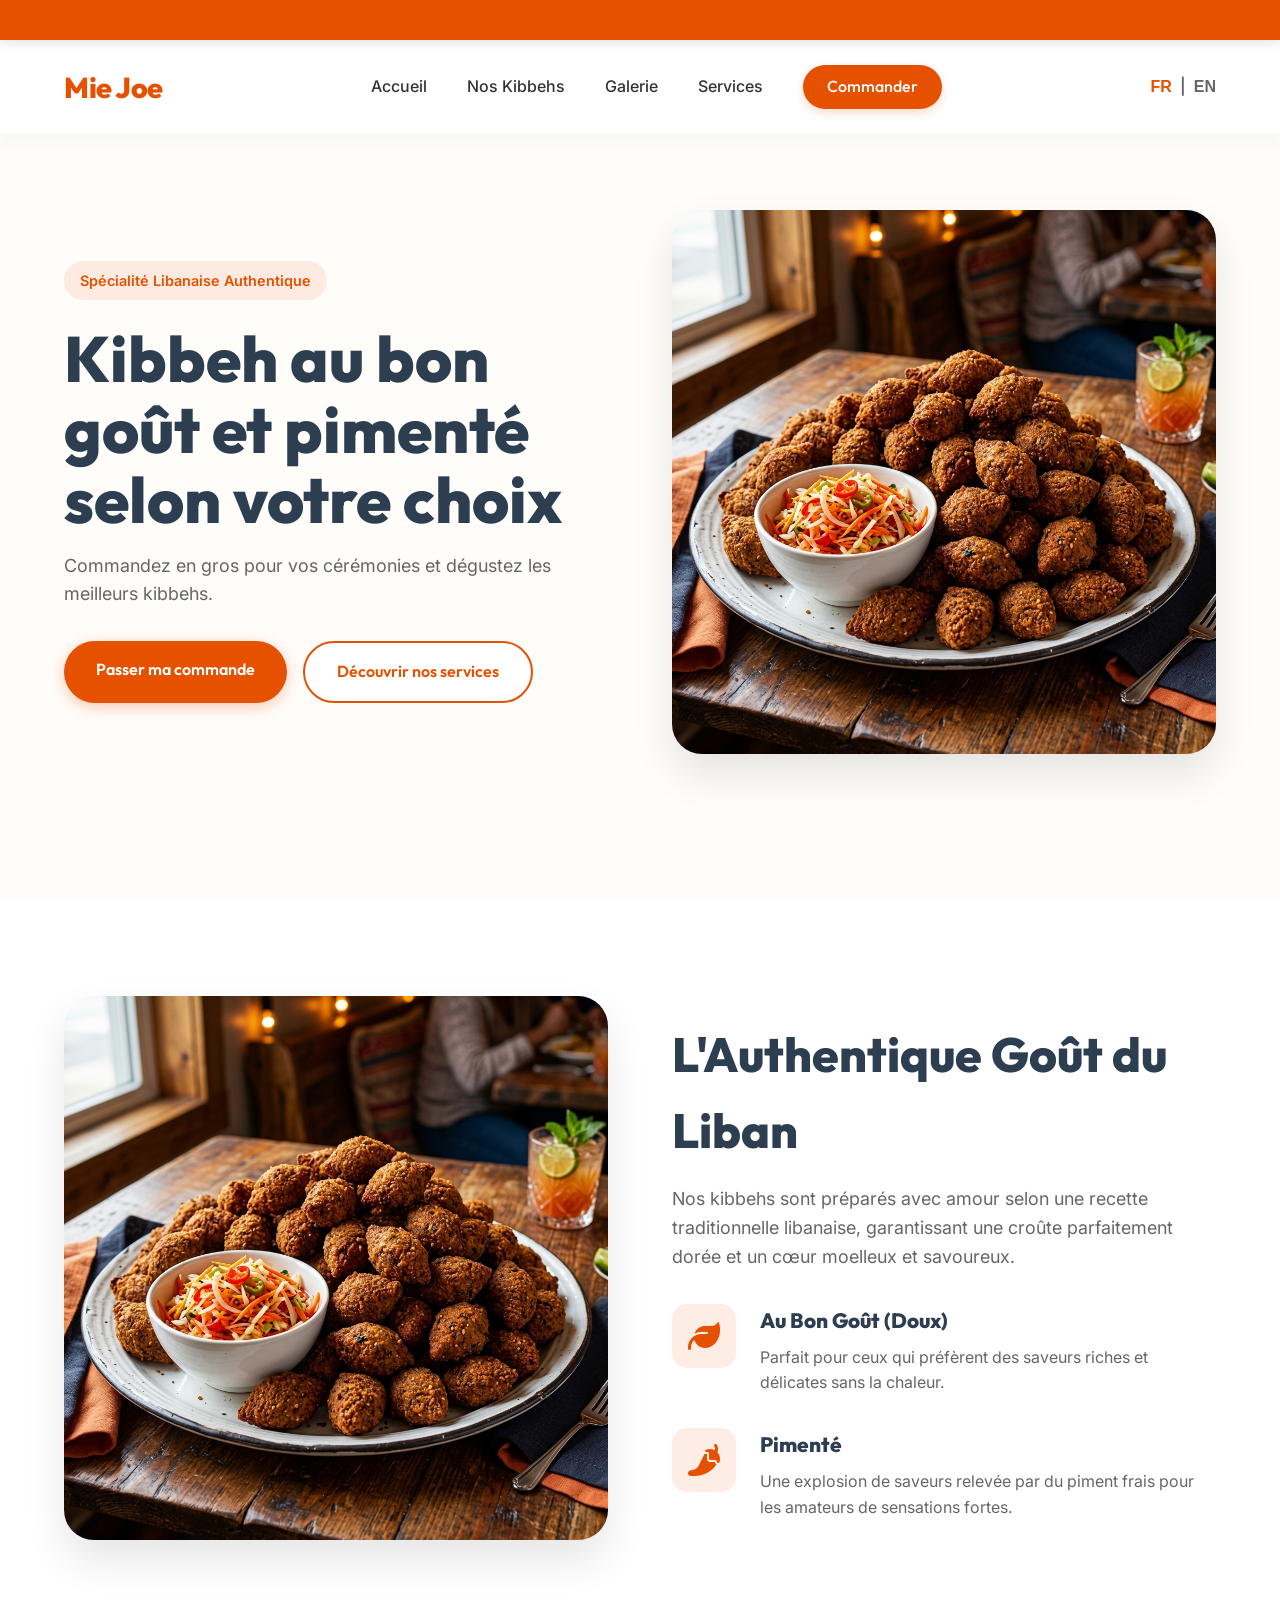
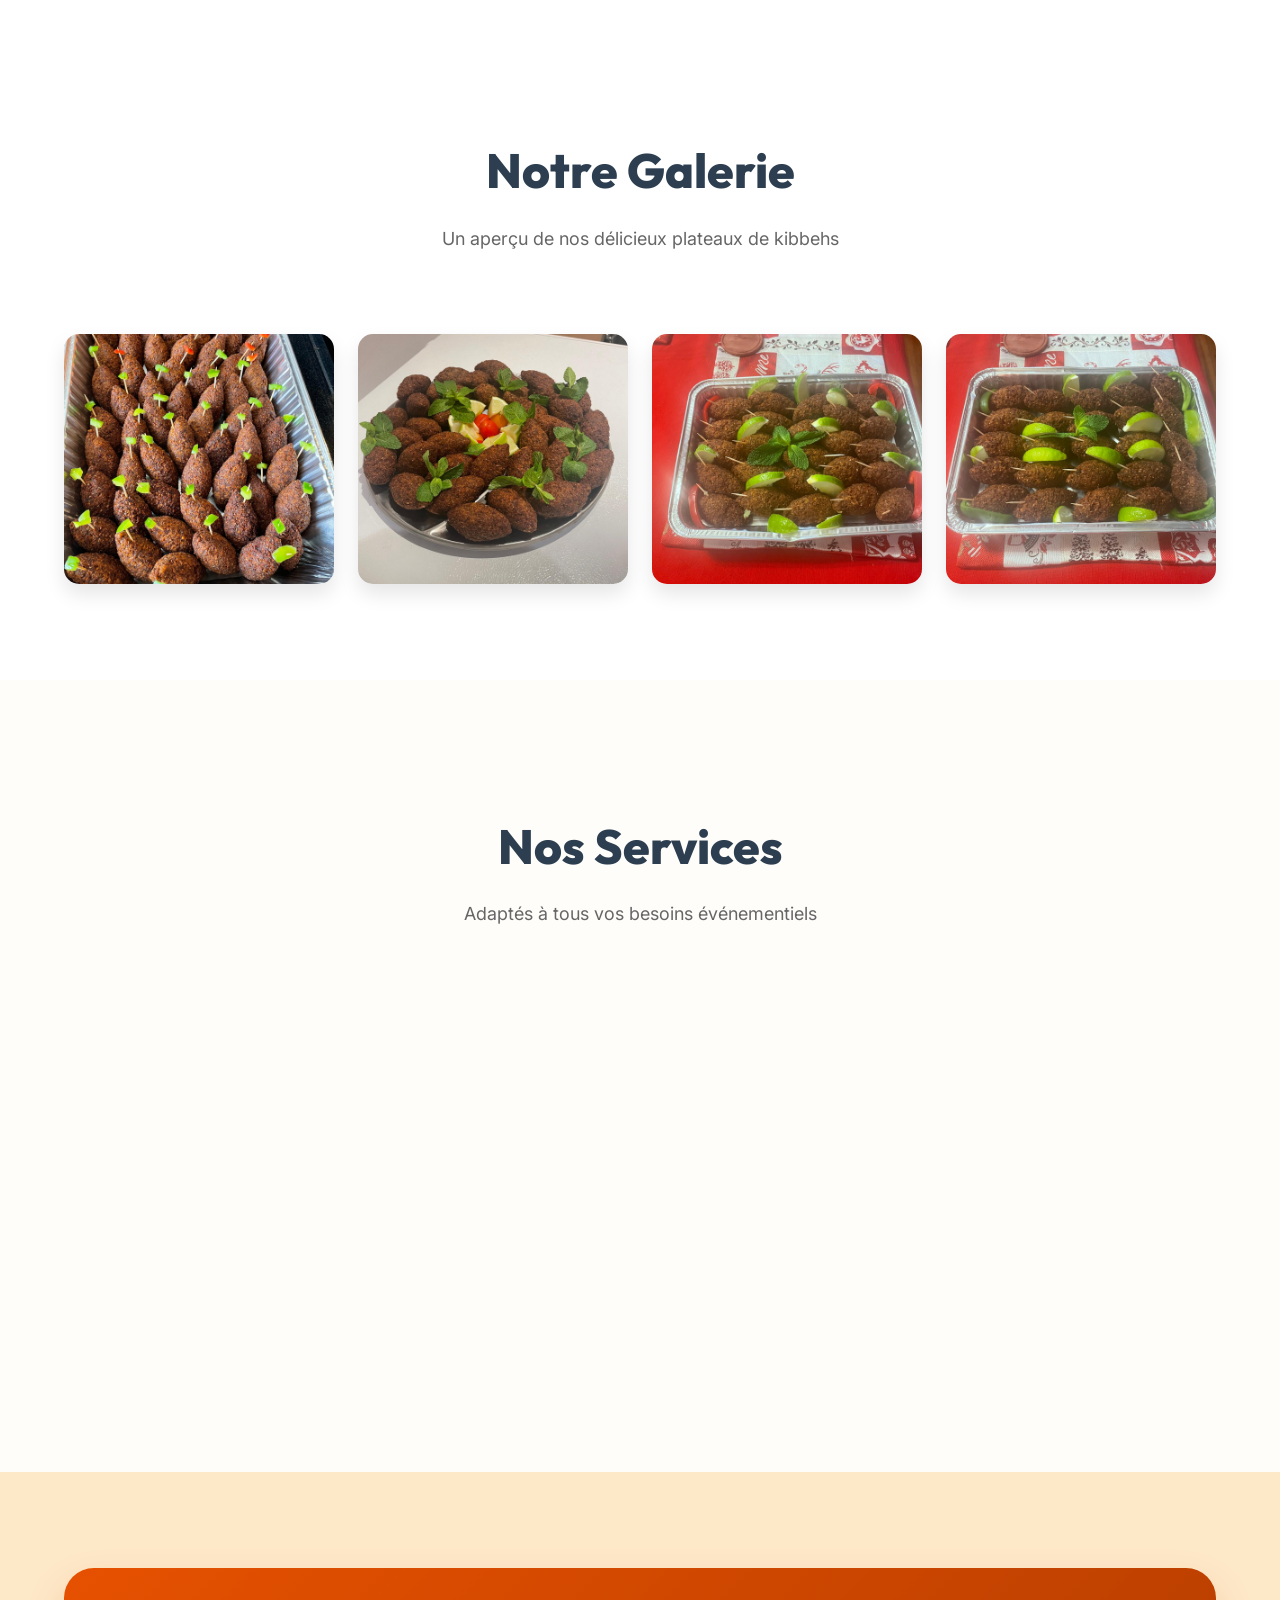
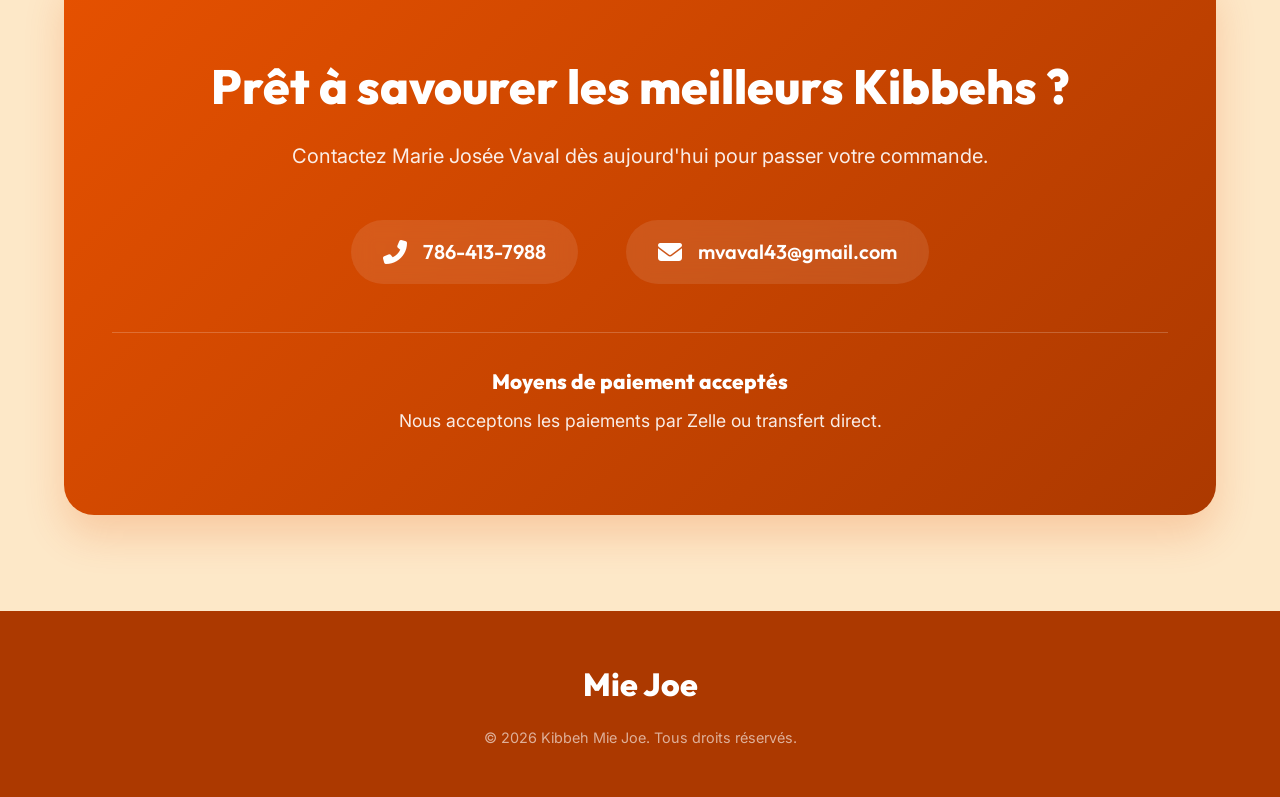
<file: index.html>
<!DOCTYPE html>
<html lang="fr">
<head>
    <meta charset="UTF-8">
    <meta name="viewport" content="width=device-width, initial-scale=1.0">
    <title>Kibbeh Mie Joe - L'Authentique Saveur Libanaise</title>
    <meta name="description" content="Commandez les meilleurs Kibbehs de la région chez Mie Joe. Commandes en gros disponibles.">
    <link rel="stylesheet" href="styles.css?v=2">
    <link href="https://fonts.googleapis.com/css2?family=Outfit:wght@400;600;800&family=Inter:wght@400;500&display=swap" rel="stylesheet">
    <link rel="stylesheet" href="https://cdnjs.cloudflare.com/ajax/libs/font-awesome/6.4.0/css/all.min.css">
</head>
<body>
    <nav class="navbar">
        <div class="logo">Mie Joe</div>
        <ul class="nav-links">
            <li><a href="#home" data-i18n="nav_home">Accueil</a></li>
            <li><a href="#about" data-i18n="nav_about">Nos Kibbehs</a></li>
            <li><a href="#gallery" data-i18n="nav_gallery">Galerie</a></li>
            <li><a href="#services" data-i18n="nav_services">Services</a></li>
            <li><a href="#contact" class="btn-primary-small" data-i18n="nav_order">Commander</a></li>
        </ul>
        <div class="nav-actions">
            <div class="lang-toggle">
                <button id="lang-fr" class="active">FR</button>
                <span>|</span>
                <button id="lang-en">EN</button>
            </div>
            <button class="hamburger" aria-label="Menu">
                <i class="fas fa-bars"></i>
            </button>
        </div>
    </nav>
    
    <!-- Barre défilante -->
    <div class="ticker-wrap">
        <div class="ticker">
            <div class="ticker__item">✨ Un prix spécial est réservé pour les cérémonies : Mariages, Baptêmes, Anniversaires ✨</div>
            <div class="ticker__item">✨ Un prix spécial est réservé pour les cérémonies : Mariages, Baptêmes, Anniversaires ✨</div>
            <div class="ticker__item">✨ Un prix spécial est réservé pour les cérémonies : Mariages, Baptêmes, Anniversaires ✨</div>
            <div class="ticker__item">✨ Un prix spécial est réservé pour les cérémonies : Mariages, Baptêmes, Anniversaires ✨</div>
        </div>
    </div>

    <header id="home" class="hero">
        <div class="hero-content">
            <span class="badge" data-i18n="hero_badge">Spécialité Libanaise Authentique</span>
            <h1 data-i18n="hero_title">Kibbeh au bon goût et pimenté selon votre choix</h1>
            <p data-i18n="hero_desc">Commandez en gros pour vos cérémonies et dégustez les meilleurs kibbehs.</p>
            <div class="hero-buttons">
                <a href="#contact" class="btn-primary" data-i18n="hero_btn_order">Passer ma commande</a>
                <a href="#services" class="btn-secondary" data-i18n="hero_btn_services">Découvrir nos services</a>
            </div>
        </div>
        <div class="hero-image">
            <img src="assets/images/kibbey.png" alt="Kibbeh Mie Joe">
        </div>
    </header>

    <section id="about" class="about">
        <div class="about-grid">
            <div class="about-image">
                <img src="assets/images/kibbey.png" alt="Kibbeh délicieux">
            </div>
            <div class="about-text">
                <h2 data-i18n="about_title">L'Authentique Goût du Liban</h2>
                <p data-i18n="about_desc">Nos kibbehs sont préparés avec amour selon une recette traditionnelle libanaise, garantissant une croûte parfaitement dorée et un cœur moelleux et savoureux.</p>
                <div class="features">
                    <div class="feature-item">
                        <i class="fas fa-leaf"></i>
                        <div>
                            <h3 data-i18n="flavor_mild_title">Au Bon Goût (Doux)</h3>
                            <p data-i18n="flavor_mild_desc">Parfait pour ceux qui préfèrent des saveurs riches et délicates sans la chaleur.</p>
                        </div>
                    </div>
                    <div class="feature-item">
                        <i class="fas fa-pepper-hot"></i>
                        <div>
                            <h3 data-i18n="flavor_spicy_title">Pimenté</h3>
                            <p data-i18n="flavor_spicy_desc">Une explosion de saveurs relevée par du piment frais pour les amateurs de sensations fortes.</p>
                        </div>
                    </div>
                </div>
            </div>
        </div>
    </section>

    <section id="gallery" class="gallery fade-up">
        <h2 data-i18n="gallery_title" style="text-align: center;">Notre Galerie</h2>
        <p class="section-subtitle" data-i18n="gallery_subtitle">Un aperçu de nos délicieux plateaux de kibbehs</p>
        <div class="gallery-grid">
            <img class="gallery-img fade-up" src="assets/images/Kibbey-hero1.jpeg" alt="Kibbeh">
            <img class="gallery-img fade-up" src="assets/images/kibbey-hero2.jpeg" alt="Kibbeh">
            <img class="gallery-img fade-up" src="assets/images/kibbey-hero3.jpeg" alt="Kibbeh">
            <img class="gallery-img fade-up" src="assets/images/kibbey-hero4.jpeg" alt="Kibbeh">
        </div>
    </section>

    <section id="services" class="services">
        <h2 data-i18n="services_title">Nos Services</h2>
        <p class="section-subtitle" data-i18n="services_subtitle">Adaptés à tous vos besoins événementiels</p>
        <div class="services-container">
            <div class="service-card">
                <div class="icon-wrapper"><i class="fas fa-boxes"></i></div>
                <h3 data-i18n="srv_wholesale_title">Commandes en Gros</h3>
                <p data-i18n="srv_wholesale_desc">Idéal pour les réunions familiales, entreprises et grands rassemblements. Tarifs préférentiels pour les grandes quantités.</p>
            </div>
            <div class="service-card">
                <div class="icon-wrapper"><i class="fas fa-glass-cheers"></i></div>
                <h3 data-i18n="srv_ceremony_title">Spécial Cérémonies</h3>
                <p data-i18n="srv_ceremony_desc">Mariages, baptêmes, anniversaires... Ajoutez une touche d'authenticité à tous vos événements spéciaux.</p>
            </div>
        </div>
    </section>

    <section id="contact" class="cta-contact">
        <div class="cta-box">
            <h2 data-i18n="contact_title">Prêt à savourer les meilleurs Kibbehs ?</h2>
            <p data-i18n="contact_desc">Contactez Marie Josée Vaval dès aujourd'hui pour passer votre commande.</p>
            <div class="contact-info">
                <div class="contact-item">
                    <i class="fas fa-phone-alt"></i>
                    <a href="tel:786-413-7988">786-413-7988</a>
                </div>
                <div class="contact-item">
                    <i class="fas fa-envelope"></i>
                    <a href="mailto:mvaval43@gmail.com">mvaval43@gmail.com</a>
                </div>
            </div>
            <div class="payment-info" style="margin-top: 3rem; padding-top: 2rem; border-top: 1px solid rgba(255,255,255,0.2);">
                <h3 data-i18n="payment_title" style="font-size: 1.3rem; margin-bottom: 0.5rem; color: white;">Moyens de paiement acceptés</h3>
                <p data-i18n="payment_desc" style="margin-bottom: 0; font-size: 1.1rem; color: rgba(255,255,255,0.9);">Nous acceptons les paiements par Zelle ou transfert direct.</p>
            </div>
        </div>
    </section>

    <footer>
        <div class="footer-content">
            <div class="footer-logo">Mie Joe</div>
            <p>&copy; 2026 Kibbeh Mie Joe. <span data-i18n="footer_rights">Tous droits réservés.</span></p>
        </div>
    </footer>

    <script src="script.js?v=2"></script>
</body>
</html>
</file>
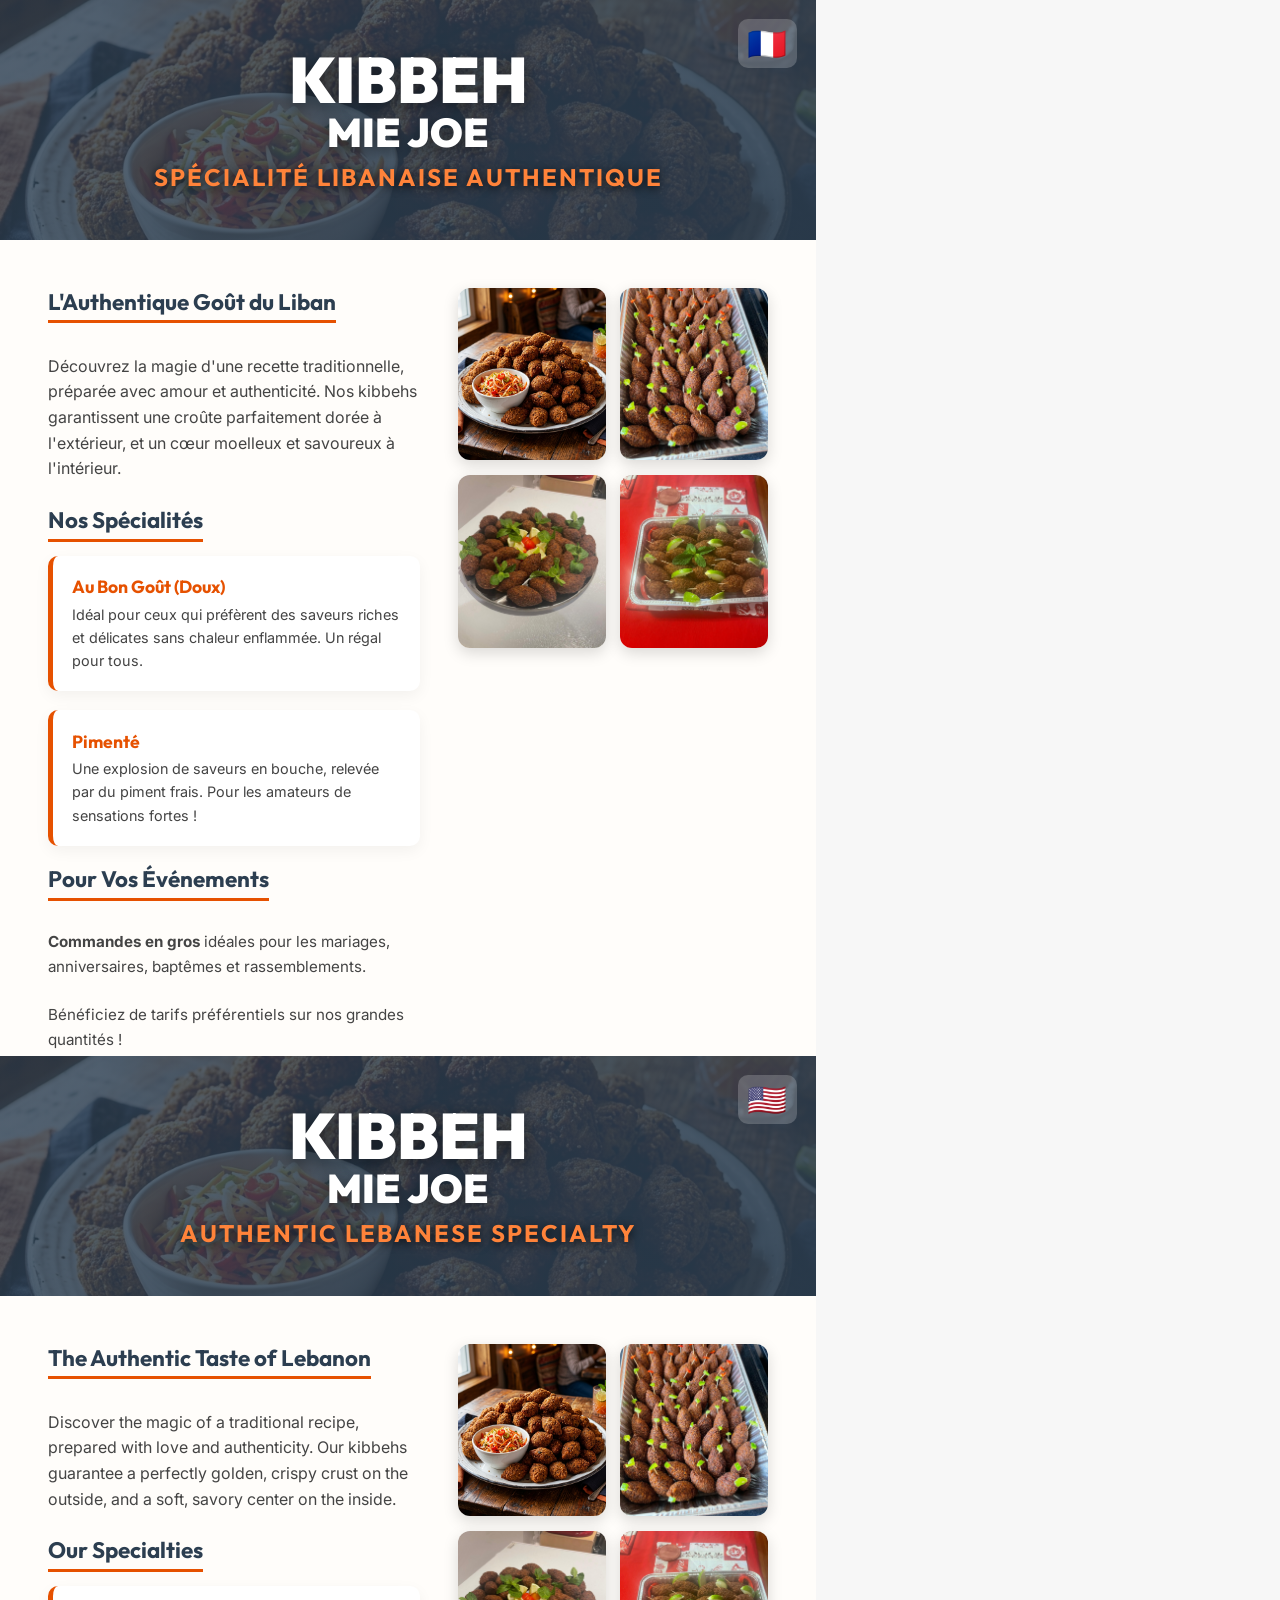
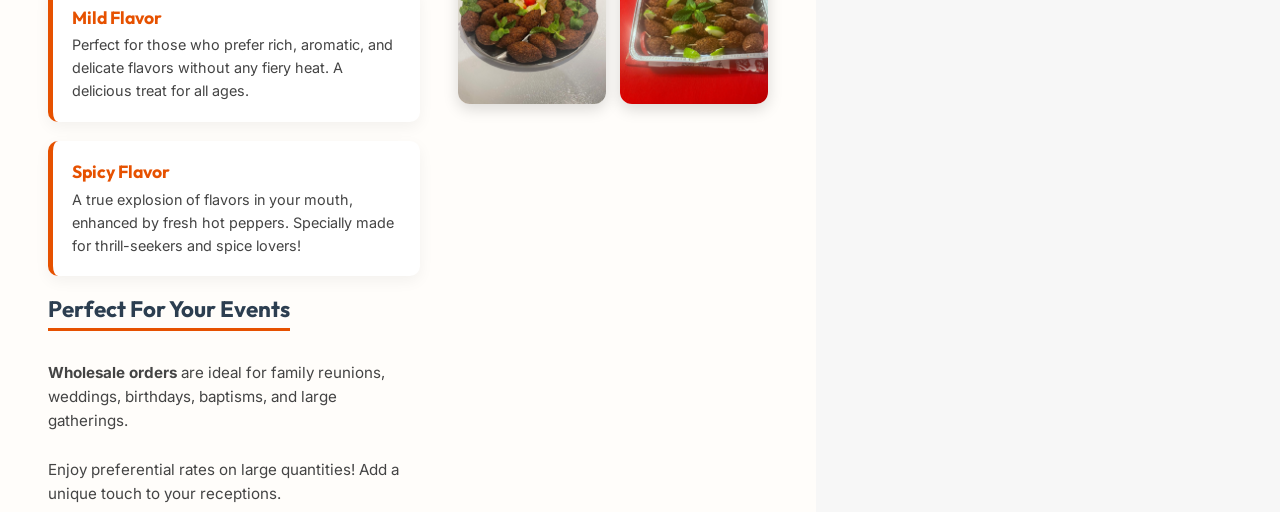
<file: flyer.html>
<!DOCTYPE html>
<html lang="fr">
<head>
    <meta charset="UTF-8">
    <title>Flyer Mie Joe - Kibbeh</title>
    <style>
        @import url('https://fonts.googleapis.com/css2?family=Outfit:wght@400;700;900&family=Inter:wght@400;600&display=swap');

        /* Print Settings */
        @page {
            size: letter portrait;
            margin: 0;
        }

        * {
            box-sizing: border-box;
            -webkit-print-color-adjust: exact !important;
            print-color-adjust: exact !important;
        }

        body {
            margin: 0;
            padding: 0;
            font-family: 'Inter', sans-serif;
            background-color: #f7f7f7;
            color: #333;
        }

        .page {
            width: 8.5in;
            height: 11in;
            background: #fffdfa;
            position: relative;
            overflow: hidden;
            display: flex;
            flex-direction: column;
            page-break-after: always;
        }

        /* Hero Section */
        .hero {
            height: 4in;
            background: linear-gradient(135deg, rgba(44,62,80,0.8), rgba(44,62,80,0.9)), url('assets/images/kibbey.png') center/cover;
            display: flex;
            flex-direction: column;
            justify-content: center;
            align-items: center;
            color: white;
            text-align: center;
            padding: 0.5in;
            position: relative;
        }

        .logo-text {
            font-size: 4rem;
            font-weight: 900;
            font-family: 'Outfit', sans-serif;
            line-height: 1;
            margin: 0;
            text-shadow: 0 4px 15px rgba(0,0,0,0.5);
        }

        .logo-sub {
            font-size: 1.5rem;
            color: #ff833a;
            font-family: 'Outfit', sans-serif;
            text-transform: uppercase;
            letter-spacing: 2px;
            font-weight: 700;
            margin-top: 0.1in;
            text-shadow: 0 2px 10px rgba(0,0,0,0.8);
        }
        
        /* Content Section */
        .content {
            flex: 1;
            padding: 0.5in;
            display: grid;
            grid-template-columns: 1.2fr 1fr;
            gap: 0.4in;
        }

        h2 {
            font-family: 'Outfit', sans-serif;
            font-size: 1.4rem;
            color: #2c3e50;
            margin-top: 0;
            margin-bottom: 0.15in;
            border-bottom: 3px solid #e65100;
            display: inline-block;
            padding-bottom: 0.05in;
        }

        p {
            font-size: 1rem;
            line-height: 1.6;
            margin-bottom: 0.25in;
            color: #444;
        }

        .flavor-box {
            background: white;
            padding: 0.2in;
            border-radius: 10px;
            border-left: 5px solid #e65100;
            margin-bottom: 0.2in;
            box-shadow: 0 5px 15px rgba(0,0,0,0.05);
        }

        .flavor-box h3 {
            font-size: 1.1rem;
            color: #e65100;
            margin: 0 0 0.05in 0;
            font-family: 'Outfit', sans-serif;
        }

        .flavor-box p {
            margin: 0;
            font-size: 0.9rem;
        }

        /* Gallery Grid inside Content */
        .photo-grid {
            display: grid;
            grid-template-columns: 1fr 1fr;
            gap: 0.15in;
        }

        .photo-grid img {
            width: 100%;
            height: 1.8in;
            object-fit: cover;
            border-radius: 12px;
            box-shadow: 0 5px 15px rgba(0,0,0,0.15);
        }

        /* Footer / Contact */
        .footer {
            background: #2c3e50;
            color: white;
            padding: 0.4in 0.5in;
            display: flex;
            justify-content: space-between;
            align-items: center;
        }

        .contact-col h3 {
            color: #ff833a;
            font-family: 'Outfit', sans-serif;
            margin: 0 0 0.1in 0;
            font-size: 1.3rem;
            border: none;
        }

        .contact-item {
            display: flex;
            align-items: center;
            gap: 0.1in;
            margin-bottom: 0.05in;
            font-size: 1rem;
            font-weight: 600;
        }

        .contact-item svg {
            width: 18px;
            fill: #ff833a;
        }

        .zelle-badge {
            display: inline-block;
            background: #741bdf;
            color: white;
            padding: 4px 10px;
            border-radius: 5px;
            font-weight: 700;
            font-size: 0.9rem;
        }

        .flags {
            position: absolute;
            top: 0.2in;
            right: 0.2in;
            font-size: 2rem;
            background: rgba(255,255,255,0.2);
            padding: 0.05in 0.1in;
            border-radius: 10px;
        }
    </style>
</head>
<body>

    <!-- PAGE 1: FRANÇAIS (RECTO) -->
    <div class="page">
        <div class="hero">
            <div class="flags">🇫🇷</div>
            <h1 class="logo-text">KIBBEH</h1>
            <h1 class="logo-text" style="font-size: 2.5rem;">MIE JOE</h1>
            <div class="logo-sub">Spécialité Libanaise Authentique</div>
        </div>

        <div class="content">
            <div class="left-col">
                <h2>L'Authentique Goût du Liban</h2>
                <p>Découvrez la magie d'une recette traditionnelle, préparée avec amour et authenticité. Nos kibbehs garantissent une croûte parfaitement dorée à l'extérieur, et un cœur moelleux et savoureux à l'intérieur.</p>

                <h2>Nos Spécialités</h2>
                <div class="flavor-box">
                    <h3>Au Bon Goût (Doux)</h3>
                    <p>Idéal pour ceux qui préfèrent des saveurs riches et délicates sans chaleur enflammée. Un régal pour tous.</p>
                </div>
                <div class="flavor-box">
                    <h3>Pimenté</h3>
                    <p>Une explosion de saveurs en bouche, relevée par du piment frais. Pour les amateurs de sensations fortes !</p>
                </div>

                <h2>Pour Vos Événements</h2>
                <p style="font-size: 0.95rem;"><strong>Commandes en gros</strong> idéales pour les mariages, anniversaires, baptêmes et rassemblements.<br><br>Bénéficiez de tarifs préférentiels sur nos grandes quantités !</p>
            </div>
            
            <div class="right-col">
                <div class="photo-grid">
                    <img src="assets/images/kibbey.png" alt="Kibbeh">
                    <img src="assets/images/Kibbey-hero1.jpeg" alt="Kibbeh">
                    <img src="assets/images/kibbey-hero2.jpeg" alt="Kibbeh">
                    <img src="assets/images/kibbey-hero3.jpeg" alt="Kibbeh">
                </div>
            </div>
        </div>

        <div class="footer">
            <div class="contact-col">
                <h3>Passez votre commande</h3>
                <div class="contact-item">
                    <svg viewBox="0 0 512 512"><path d="M164.9 24.6c-7.7-18.6-28-28.5-47.4-23.2l-88 24C12.1 30.2 0 46 0 64C0 311.4 200.6 512 448 512c18 0 33.8-12.1 38.6-29.5l24-88c5.3-19.4-4.6-39.7-23.2-47.4l-96-40c-16.3-6.8-35.2-2.1-46.3 11.6L304.7 368C234.3 334.7 177.3 277.7 144 207.3L193.3 167c13.7-11.2 18.4-30 11.6-46.3l-40-96z"/></svg>
                    Marie Josée Vaval : 786-413-7988
                </div>
                <div class="contact-item">
                    <svg viewBox="0 0 512 512"><path d="M48 64C21.5 64 0 85.5 0 112c0 15.1 7.1 29.3 19.2 38.4L236.8 313.6c11.4 8.5 27 8.5 38.4 0L492.8 150.4c12.1-9.1 19.2-23.3 19.2-38.4c0-26.5-21.5-48-48-48H48zM0 176V384c0 35.3 28.7 64 64 64H448c35.3 0 64-28.7 64-64V176L294.4 339.2c-22.8 17.1-54 17.1-76.8 0L0 176z"/></svg>
                    mvaval43@gmail.com
                </div>
                <div style="font-size: 0.85rem; margin-top: 10px; color: #ccc;">Fort Lauderdale & Miami Area</div>
            </div>
            <div class="contact-col" style="text-align: right;">
                <div style="margin-bottom: 5px; font-size: 0.9rem; color: #eee;">Paiements acceptés</div>
                <span class="zelle-badge">Zelle</span>
                <div style="margin-top: 5px; font-size: 0.9rem; font-weight: bold;">Transfert Courriel</div>
            </div>
        </div>
    </div>

    <!-- PAGE 2: ENGLISH (VERSO) -->
    <div class="page">
        <div class="hero">
            <div class="flags">🇺🇸</div>
            <h1 class="logo-text">KIBBEH</h1>
            <h1 class="logo-text" style="font-size: 2.5rem;">MIE JOE</h1>
            <div class="logo-sub">Authentic Lebanese Specialty</div>
        </div>

        <div class="content">
            <div class="left-col">
                <h2>The Authentic Taste of Lebanon</h2>
                <p>Discover the magic of a traditional recipe, prepared with love and authenticity. Our kibbehs guarantee a perfectly golden, crispy crust on the outside, and a soft, savory center on the inside.</p>

                <h2>Our Specialties</h2>
                <div class="flavor-box">
                    <h3>Mild Flavor</h3>
                    <p>Perfect for those who prefer rich, aromatic, and delicate flavors without any fiery heat. A delicious treat for all ages.</p>
                </div>
                <div class="flavor-box">
                    <h3>Spicy Flavor</h3>
                    <p>A true explosion of flavors in your mouth, enhanced by fresh hot peppers. Specially made for thrill-seekers and spice lovers!</p>
                </div>

                <h2>Perfect For Your Events</h2>
                <p style="font-size: 0.95rem;"><strong>Wholesale orders</strong> are ideal for family reunions, weddings, birthdays, baptisms, and large gatherings.<br><br>Enjoy preferential rates on large quantities! Add a unique touch to your receptions.</p>
            </div>
            
            <div class="right-col">
                <div class="photo-grid">
                    <img src="assets/images/kibbey.png" alt="Kibbeh">
                    <img src="assets/images/Kibbey-hero1.jpeg" alt="Kibbeh">
                    <img src="assets/images/kibbey-hero2.jpeg" alt="Kibbeh">
                    <img src="assets/images/kibbey-hero3.jpeg" alt="Kibbeh">
                </div>
            </div>
        </div>

        <div class="footer">
            <div class="contact-col">
                <h3>Place your order today</h3>
                <div class="contact-item">
                    <svg viewBox="0 0 512 512"><path d="M164.9 24.6c-7.7-18.6-28-28.5-47.4-23.2l-88 24C12.1 30.2 0 46 0 64C0 311.4 200.6 512 448 512c18 0 33.8-12.1 38.6-29.5l24-88c5.3-19.4-4.6-39.7-23.2-47.4l-96-40c-16.3-6.8-35.2-2.1-46.3 11.6L304.7 368C234.3 334.7 177.3 277.7 144 207.3L193.3 167c13.7-11.2 18.4-30 11.6-46.3l-40-96z"/></svg>
                    Marie Josée Vaval : 786-413-7988
                </div>
                <div class="contact-item">
                    <svg viewBox="0 0 512 512"><path d="M48 64C21.5 64 0 85.5 0 112c0 15.1 7.1 29.3 19.2 38.4L236.8 313.6c11.4 8.5 27 8.5 38.4 0L492.8 150.4c12.1-9.1 19.2-23.3 19.2-38.4c0-26.5-21.5-48-48-48H48zM0 176V384c0 35.3 28.7 64 64 64H448c35.3 0 64-28.7 64-64V176L294.4 339.2c-22.8 17.1-54 17.1-76.8 0L0 176z"/></svg>
                    mvaval43@gmail.com
                </div>
                <div style="font-size: 0.85rem; margin-top: 10px; color: #ccc;">Fort Lauderdale & Miami Area</div>
            </div>
            <div class="contact-col" style="text-align: right;">
                <div style="margin-bottom: 5px; font-size: 0.9rem; color: #eee;">Accepted Payments</div>
                <span class="zelle-badge">Zelle</span>
                <div style="margin-top: 5px; font-size: 0.9rem; font-weight: bold;">Email Transfer</div>
            </div>
        </div>
    </div>

</body>
</html>
</file>
<file: styles.css>
:root {
    --primary: #e65100; /* Warm orange */
    --primary-light: #ff833a;
    --primary-dark: #ac3900;
    --secondary: #2c3e50;
    --background: #fffdfa;
    --surface: #ffffff;
    --text-main: #333333;
    --text-muted: #666666;
    --border: #f0e6d2;
    --transition: all 0.3s cubic-bezier(0.25, 0.8, 0.25, 1);
}

* {
    margin: 0;
    padding: 0;
    box-sizing: border-box;
}

html {
    scroll-behavior: smooth;
}

body {
    font-family: 'Inter', sans-serif;
    color: var(--text-main);
    background-color: var(--background);
    line-height: 1.6;
    overflow-x: hidden;
}

h1, h2, h3, h4, .logo, .footer-logo {
    font-family: 'Outfit', sans-serif;
    font-weight: 800;
}

a {
    text-decoration: none;
    color: inherit;
}

/* Typography */
h1 {
    font-size: clamp(2.5rem, 5vw, 4rem);
    line-height: 1.1;
    margin-bottom: 1rem;
    color: var(--secondary);
}

h2 {
    font-size: clamp(2rem, 4vw, 3rem);
    color: var(--secondary);
    margin-bottom: 1rem;
}

p {
    font-size: 1.125rem;
    color: var(--text-muted);
    margin-bottom: 2rem;
}

.section-subtitle {
    text-align: center;
    max-width: 600px;
    margin: 0 auto 3rem auto;
}

/* Buttons */
.btn-primary, .btn-secondary, .btn-primary-small {
    display: inline-block;
    padding: 1rem 2rem;
    border-radius: 50px;
    font-weight: 600;
    font-family: 'Outfit', sans-serif;
    transition: var(--transition);
    cursor: pointer;
    text-align: center;
}

.btn-primary {
    background: var(--primary);
    color: white;
    box-shadow: 0 4px 15px rgba(230, 81, 0, 0.3);
}

.btn-primary:hover {
    background: var(--primary-dark);
    transform: translateY(-3px);
    box-shadow: 0 8px 25px rgba(230, 81, 0, 0.4);
}

.btn-secondary {
    background: white;
    color: var(--primary);
    border: 2px solid var(--primary);
}

.btn-secondary:hover {
    background: var(--primary);
    color: white;
    transform: translateY(-3px);
}

.btn-primary-small {
    padding: 0.6rem 1.5rem;
    background: var(--primary);
    color: white;
    box-shadow: 0 4px 10px rgba(230, 81, 0, 0.2);
}

.btn-primary-small:hover {
    background: var(--primary-dark);
    transform: translateY(-2px);
}

/* Navigation */
.navbar {
    display: flex;
    justify-content: space-between;
    align-items: center;
    padding: 1.5rem 5%;
    background: rgba(255, 255, 255, 0.95);
    backdrop-filter: blur(10px);
    position: fixed;
    top: 40px; /* Décalé pour laisser la place à la barre défilante */
    width: 100%;
    z-index: 1000;
    box-shadow: 0 2px 20px rgba(0,0,0,0.05);
}

.logo {
    font-size: 1.8rem;
    color: var(--primary);
    letter-spacing: -0.5px;
}

.nav-links {
    display: flex;
    list-style: none;
    gap: 2.5rem;
    align-items: center;
}

.nav-links a {
    font-weight: 500;
    transition: color 0.3s;
}

.nav-links a:hover {
    color: var(--primary);
}

.hamburger {
    display: none;
    background: none;
    border: none;
    font-size: 1.5rem;
    color: var(--secondary);
    cursor: pointer;
}

/* Language Toggle */
.nav-actions {
    display: flex;
    align-items: center;
    gap: 1.5rem;
}

.lang-toggle {
    display: flex;
    align-items: center;
    gap: 0.5rem;
    font-weight: 600;
    font-family: 'Inter', sans-serif;
    color: var(--text-muted);
}

.lang-toggle button {
    background: none;
    border: none;
    color: var(--text-muted);
    font-size: 1rem;
    font-weight: 600;
    cursor: pointer;
    transition: color 0.3s;
}

.lang-toggle button:hover {
    color: var(--primary);
}

.lang-toggle button.active {
    color: var(--primary);
}

/* Ticker / Marquee */
.ticker-wrap {
    position: fixed;
    top: 0; /* Tout en haut de la page */
    width: 100%;
    overflow: hidden;
    height: 40px;
    background-color: var(--primary);
    color: white;
    box-sizing: border-box;
    z-index: 1001; /* Au-dessus de la barre de navigation */
    box-shadow: 0 4px 10px rgba(0,0,0,0.1);
}

.ticker {
    display: inline-flex;
    white-space: nowrap;
    padding-left: 100%;
    animation: ticker 30s linear infinite;
    align-items: center;
    height: 100%;
}

.ticker__item {
    padding: 0 3rem;
    font-size: 0.95rem;
    font-weight: 600;
    letter-spacing: 1px;
    font-family: 'Outfit', sans-serif;
    text-transform: uppercase;
}

@keyframes ticker {
    0% { transform: translate3d(0, 0, 0); }
    100% { transform: translate3d(-100%, 0, 0); }
}

/* Hero Section */
.hero {
    display: grid;
    grid-template-columns: 1fr 1fr;
    gap: 4rem;
    align-items: center;
    padding: 10rem 5% 6rem;
    min-height: 100vh;
}

.badge {
    display: inline-block;
    padding: 0.5rem 1rem;
    background: rgba(230, 81, 0, 0.1);
    color: var(--primary);
    border-radius: 50px;
    font-weight: 600;
    font-size: 0.9rem;
    margin-bottom: 1.5rem;
}

.hero-buttons {
    display: flex;
    gap: 1rem;
}

.hero-image {
    position: relative;
    border-radius: 30px;
    overflow: hidden;
    box-shadow: 0 20px 40px rgba(0,0,0,0.1);
    transform: perspective(1000px) rotateY(-5deg);
    transition: transform 0.5s ease;
}

.hero-image:hover {
    transform: perspective(1000px) rotateY(0deg);
}

.hero-image img {
    width: 100%;
    height: auto;
    display: block;
    object-fit: cover;
}

/* About Section */
.about {
    padding: 6rem 5%;
    background: white;
}

.about-grid {
    display: grid;
    grid-template-columns: 1fr 1fr;
    gap: 4rem;
    align-items: center;
}

.about-image {
    border-radius: 30px;
    overflow: hidden;
    box-shadow: 0 20px 40px rgba(0,0,0,0.1);
}

.about-image img {
    width: 100%;
    height: auto;
    display: block;
    object-fit: cover;
}

.features {
    display: flex;
    flex-direction: column;
    gap: 2rem;
    margin-top: 2rem;
}

.feature-item {
    display: flex;
    gap: 1.5rem;
    align-items: flex-start;
}

.feature-item i {
    font-size: 2rem;
    color: var(--primary);
    background: rgba(230, 81, 0, 0.1);
    padding: 1rem;
    border-radius: 15px;
}

.feature-item h3 {
    margin-bottom: 0.5rem;
    font-size: 1.3rem;
    color: var(--secondary);
}

.feature-item p {
    margin-bottom: 0;
    font-size: 1rem;
}

/* Services */
.services {
    padding: 8rem 5%;
    background: var(--background);
}

.services > h2 {
    text-align: center;
}

.services-container {
    display: grid;
    grid-template-columns: repeat(auto-fit, minmax(300px, 1fr));
    gap: 2.5rem;
    margin-top: 4rem;
}

.service-card {
    background: white;
    padding: 3rem 2rem;
    border-radius: 20px;
    box-shadow: 0 10px 30px rgba(0,0,0,0.05);
    text-align: center;
    transition: var(--transition);
    border: 1px solid var(--border);
}

.service-card:hover {
    transform: translateY(-10px);
    box-shadow: 0 20px 40px rgba(230, 81, 0, 0.1);
    border-color: var(--primary-light);
}

.icon-wrapper {
    width: 80px;
    height: 80px;
    background: rgba(230, 81, 0, 0.1);
    border-radius: 50%;
    display: flex;
    align-items: center;
    justify-content: center;
    margin: 0 auto 1.5rem;
}

.icon-wrapper i {
    font-size: 2.5rem;
    color: var(--primary);
}

/* Gallery Section */
.gallery {
    padding: 6rem 5%;
    background: white;
}
.gallery > h2 {
    color: var(--secondary);
}
.gallery-grid {
    display: grid;
    grid-template-columns: repeat(auto-fit, minmax(250px, 1fr));
    gap: 1.5rem;
    padding-top: 2rem;
}
.gallery-img {
    width: 100%;
    height: 250px;
    object-fit: cover;
    border-radius: 15px;
    box-shadow: 0 10px 20px rgba(0,0,0,0.1);
    transition: transform 0.3s cubic-bezier(0.25, 0.8, 0.25, 1), box-shadow 0.3s;
}
.gallery-img:hover {
    transform: scale(1.03);
    box-shadow: 0 15px 30px rgba(230, 81, 0, 0.2);
}

/* CTA Contact */
.cta-contact {
    padding: 6rem 5%;
    background: #fde8c8; /* Couleur ambre/orange bien prononcée */
}

.cta-box {
    background: linear-gradient(135deg, var(--primary) 0%, var(--primary-dark) 100%);
    border-radius: 30px;
    padding: 5rem 3rem;
    text-align: center;
    color: white;
    box-shadow: 0 20px 40px rgba(230, 81, 0, 0.2);
}

.cta-box h2 {
    color: white;
}

.cta-box p {
    color: rgba(255,255,255,0.9);
    font-size: 1.25rem;
}

.contact-info {
    display: flex;
    justify-content: center;
    gap: 3rem;
    margin-top: 3rem;
    flex-wrap: wrap;
}

.contact-item {
    display: flex;
    align-items: center;
    gap: 1rem;
    background: rgba(255,255,255,0.1);
    padding: 1rem 2rem;
    border-radius: 50px;
    backdrop-filter: blur(10px);
    transition: var(--transition);
}

.contact-item:hover {
    background: rgba(255,255,255,0.2);
    transform: translateY(-5px);
}

.contact-item i {
    font-size: 1.5rem;
}

.contact-item a {
    font-size: 1.25rem;
    font-weight: 600;
    font-family: 'Outfit', sans-serif;
}

/* Footer */
footer {
    background: var(--primary-dark); /* Changé pour une couleur chaude assortie au thème */
    color: white;
    padding: 3rem 5%;
    text-align: center;
}

.footer-logo {
    color: white;
    font-size: 2rem;
    margin-bottom: 1rem;
}

.footer-content p {
    margin-bottom: 0;
    color: rgba(255,255,255,0.6);
    font-size: 0.9rem;
}

/* Responsive Design */
@media (max-width: 992px) {
    .hero, .about-grid {
        grid-template-columns: 1fr;
        text-align: center;
        gap: 3rem;
    }
    
    .hero {
        padding-top: 8rem;
    }

    .hero-buttons {
        justify-content: center;
    }
    
    .feature-item {
        text-align: left;
    }
}

@media (max-width: 768px) {
    .hamburger {
        display: block;
    }
    
    .nav-actions {
        gap: 1rem;
    }
    
    .nav-links {
        position: absolute;
        top: 100%;
        left: 0;
        width: 100%;
        background: white;
        flex-direction: column;
        padding: 2rem;
        box-shadow: 0 10px 20px rgba(0,0,0,0.1);
        clip-path: polygon(0 0, 100% 0, 100% 0, 0 0);
        transition: clip-path 0.4s ease-in-out;
    }
    
    .nav-links.active {
        clip-path: polygon(0 0, 100% 0, 100% 100%, 0 100%);
    }

    .contact-info {
        flex-direction: column;
        gap: 1.5rem;
    }
    
    .hero h1 {
        font-size: 2.5rem;
    }
}

/* Animations */
.fade-up {
    opacity: 0;
    transform: translateY(30px);
    transition: opacity 0.8s ease, transform 0.8s ease;
}

.fade-up.visible {
    opacity: 1;
    transform: translateY(0);
}
</file>
